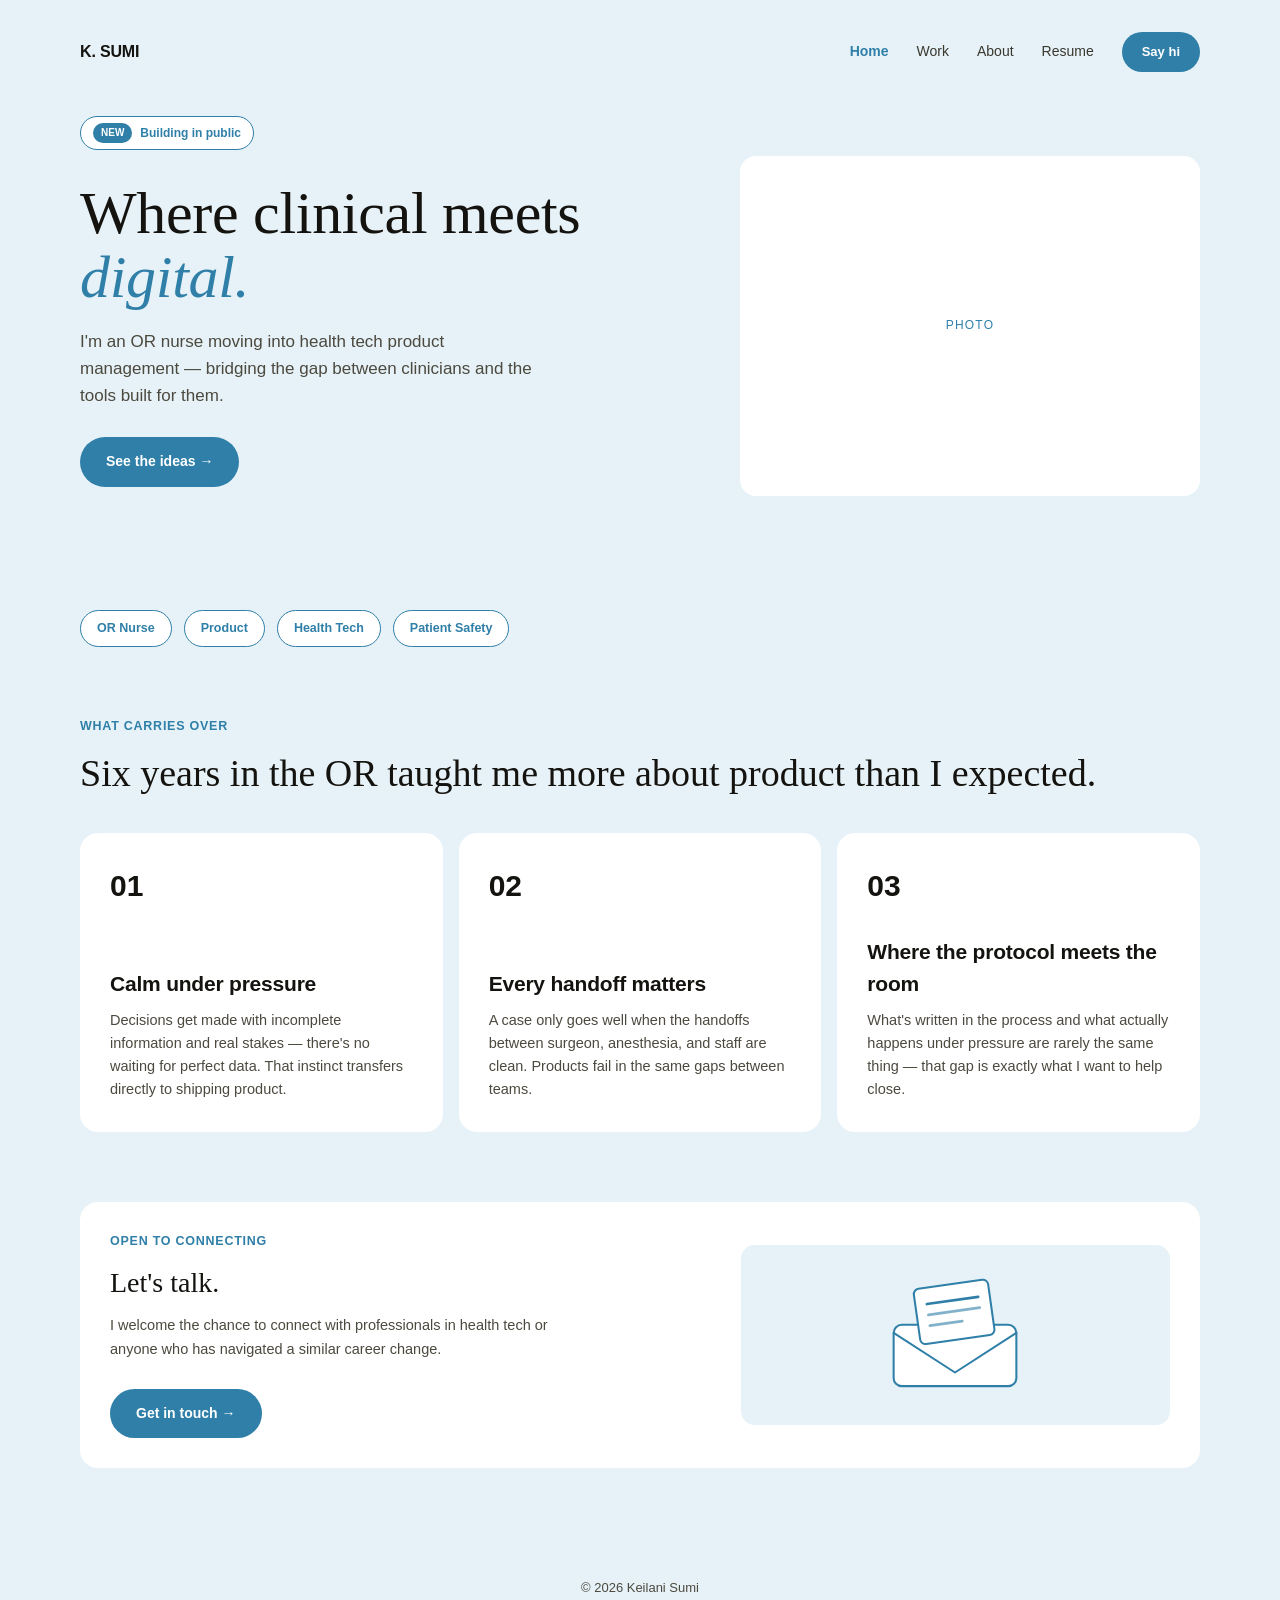
<file: index.html>
<!doctype html>
<html lang="en">
<head>
  <meta charset="utf-8" />
  <meta name="viewport" content="width=device-width, initial-scale=1" />
  <meta name="description" content="Keilani Sumi — OR nurse transitioning into health tech product management." />
  <title>Keilani Sumi — Where clinical meets digital</title>
  <link rel="stylesheet" href="style.css" />
</head>
<body>
  <header class="wrap top">
    <a class="brand" href="index.html">K. SUMI</a>
    <nav class="links">
      <a href="index.html" class="active">Home</a>
      <a href="work.html">Work</a>
      <a href="about.html">About</a>
      <a href="resume.pdf" target="_blank" rel="noopener">Resume</a>
      <a class="nav-cta" href="contact.html">Say hi</a>
    </nav>
  </header>

  <main class="wrap">
    <div class="badge"><span class="tag">NEW</span> Building in public</div>

    <section class="hero" style="padding-top:0;">
      <div>
        <h1>Where clinical meets <em>digital.</em></h1>
        <p class="sub">I'm an OR nurse moving into health tech product management — bridging the gap between clinicians and the tools built for them.</p>
        <a class="btn" href="work.html">See the ideas →</a>
      </div>
      <div class="ph">PHOTO</div>
    </section>

    <div class="tagrow">
      <span class="pill">OR Nurse</span>
      <span class="pill">Product</span>
      <span class="pill">Health Tech</span>
      <span class="pill">Patient Safety</span>
    </div>

    <section>
      <div class="section-head">
        <div class="label" style="margin-top:0;">What carries over</div>
        <h2>Six years in the OR taught me more about product than I expected.</h2>
      </div>
      <div class="grid3">
        <div class="card num-card">
          <div class="num">01</div>
          <div>
            <h3>Calm under pressure</h3>
            <p>Decisions get made with incomplete information and real stakes — there's no waiting for perfect data. That instinct transfers directly to shipping product.</p>
          </div>
        </div>
        <div class="card num-card">
          <div class="num">02</div>
          <div>
            <h3>Every handoff matters</h3>
            <p>A case only goes well when the handoffs between surgeon, anesthesia, and staff are clean. Products fail in the same gaps between teams.</p>
          </div>
        </div>
        <div class="card num-card">
          <div class="num">03</div>
          <div>
            <h3>Where the protocol meets the room</h3>
            <p>What's written in the process and what actually happens under pressure are rarely the same thing — that gap is exactly what I want to help close.</p>
          </div>
        </div>
      </div>
    </section>

    <section style="padding-top:0;">
      <div class="card wide" style="align-items:center;">
        <div>
          <div class="label" style="margin-top:0;">Open to connecting</div>
          <h2 style="font-family:var(--serif); font-weight:400; font-size:28px; margin-top:10px;">Let's talk.</h2>
          <p style="color:var(--muted); margin-top:10px; max-width:480px;">I welcome the chance to connect with professionals in health tech or anyone who has navigated a similar career change.</p>
          <a class="btn" href="contact.html">Get in touch →</a>
        </div>
        <div class="ph2" style="height:180px; padding:12px;">
          <svg width="150" height="120" viewBox="0 0 220 170" fill="none" xmlns="http://www.w3.org/2000/svg" aria-hidden="true">
            <rect x="20" y="70" width="180" height="90" rx="12" fill="#ffffff" stroke="#2f7fa8" stroke-width="3"/>
            <path d="M20 82 L110 140 L200 82" stroke="#2f7fa8" stroke-width="3" fill="none" stroke-linecap="round" stroke-linejoin="round"/>
            <g transform="rotate(-8 110 60)">
              <rect x="55" y="10" width="110" height="82" rx="8" fill="#ffffff" stroke="#2f7fa8" stroke-width="3"/>
              <line x1="72" y1="34" x2="148" y2="34" stroke="#2f7fa8" stroke-width="4" stroke-linecap="round"/>
              <line x1="72" y1="50" x2="148" y2="50" stroke="#2f7fa8" stroke-width="4" stroke-linecap="round" opacity="0.6"/>
              <line x1="72" y1="66" x2="120" y2="66" stroke="#2f7fa8" stroke-width="4" stroke-linecap="round" opacity="0.6"/>
            </g>
          </svg>
        </div>
      </div>
    </section>
  </main>

  <footer class="wrap">
    <div class="footer-row">
      <span>© 2026 Keilani Sumi</span>
    </div>
  </footer>
</body>
</html>
</file>
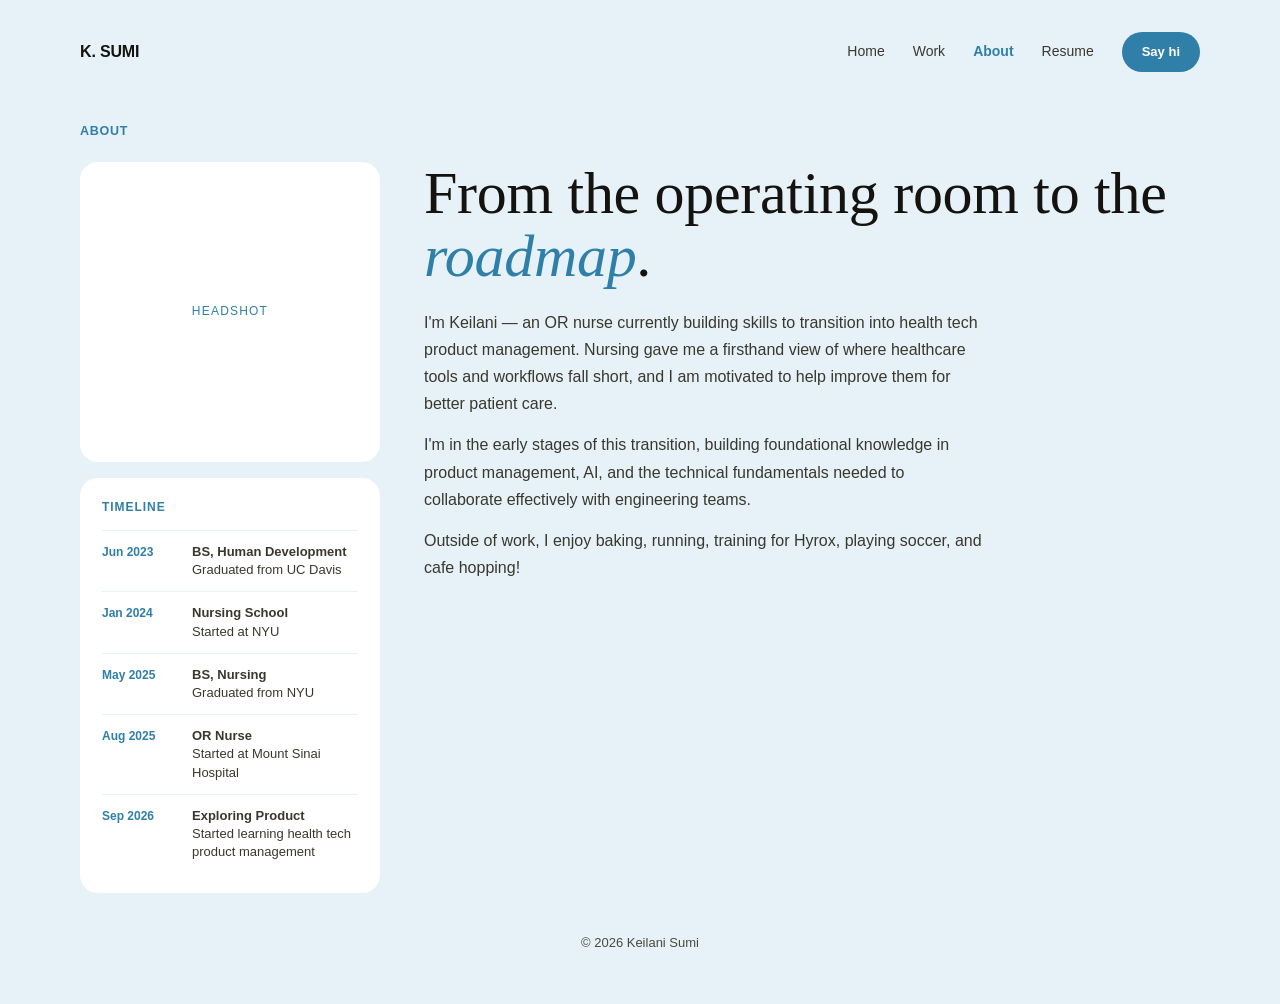
<file: about.html>
<!doctype html>
<html lang="en">
<head>
  <meta charset="utf-8" />
  <meta name="viewport" content="width=device-width, initial-scale=1" />
  <meta name="description" content="About Keilani Sumi — OR nurse transitioning into health tech product management." />
  <title>About — Keilani Sumi</title>
  <link rel="stylesheet" href="style.css" />
</head>
<body>
  <header class="wrap top">
    <a class="brand" href="index.html">K. SUMI</a>
    <nav class="links">
      <a href="index.html">Home</a>
      <a href="work.html">Work</a>
      <a href="about.html" class="active">About</a>
      <a href="resume.pdf" target="_blank" rel="noopener">Resume</a>
      <a class="nav-cta" href="contact.html">Say hi</a>
    </nav>
  </header>

  <main class="wrap">
    <div class="label">About</div>

    <div class="about-main">
      <div>
        <div class="photo">HEADSHOT</div>
        <div class="timeline">
          <div class="h">Timeline</div>
          <div class="row"><span class="yr">Jun 2023</span><div class="desc"><span class="role">BS, Human Development</span>Graduated from UC Davis</div></div>
          <div class="row"><span class="yr">Jan 2024</span><div class="desc"><span class="role">Nursing School</span>Started at NYU</div></div>
          <div class="row"><span class="yr">May 2025</span><div class="desc"><span class="role">BS, Nursing</span>Graduated from NYU</div></div>
          <div class="row"><span class="yr">Aug 2025</span><div class="desc"><span class="role">OR Nurse</span>Started at Mount Sinai Hospital</div></div>
          <div class="row"><span class="yr">Sep 2026</span><div class="desc"><span class="role">Exploring Product</span>Started learning health tech product management</div></div>
        </div>
      </div>
      <div>
        <h1 style="margin-top:0;">From the operating room to the <em>roadmap</em>.</h1>
        <p class="bio">I'm Keilani — an OR nurse currently building skills to transition into health tech product management. Nursing gave me a firsthand view of where healthcare tools and workflows fall short, and I am motivated to help improve them for better patient care.</p>
        <p class="bio">I'm in the early stages of this transition, building foundational knowledge in product management, AI, and the technical fundamentals needed to collaborate effectively with engineering teams.</p>
        <p class="bio">Outside of work, I enjoy baking, running, training for Hyrox, playing soccer, and cafe hopping!</p>
      </div>
    </div>
  </main>

  <footer class="wrap">
    <div class="footer-row">
      <span>© 2026 Keilani Sumi</span>
    </div>
  </footer>
</body>
</html>
</file>
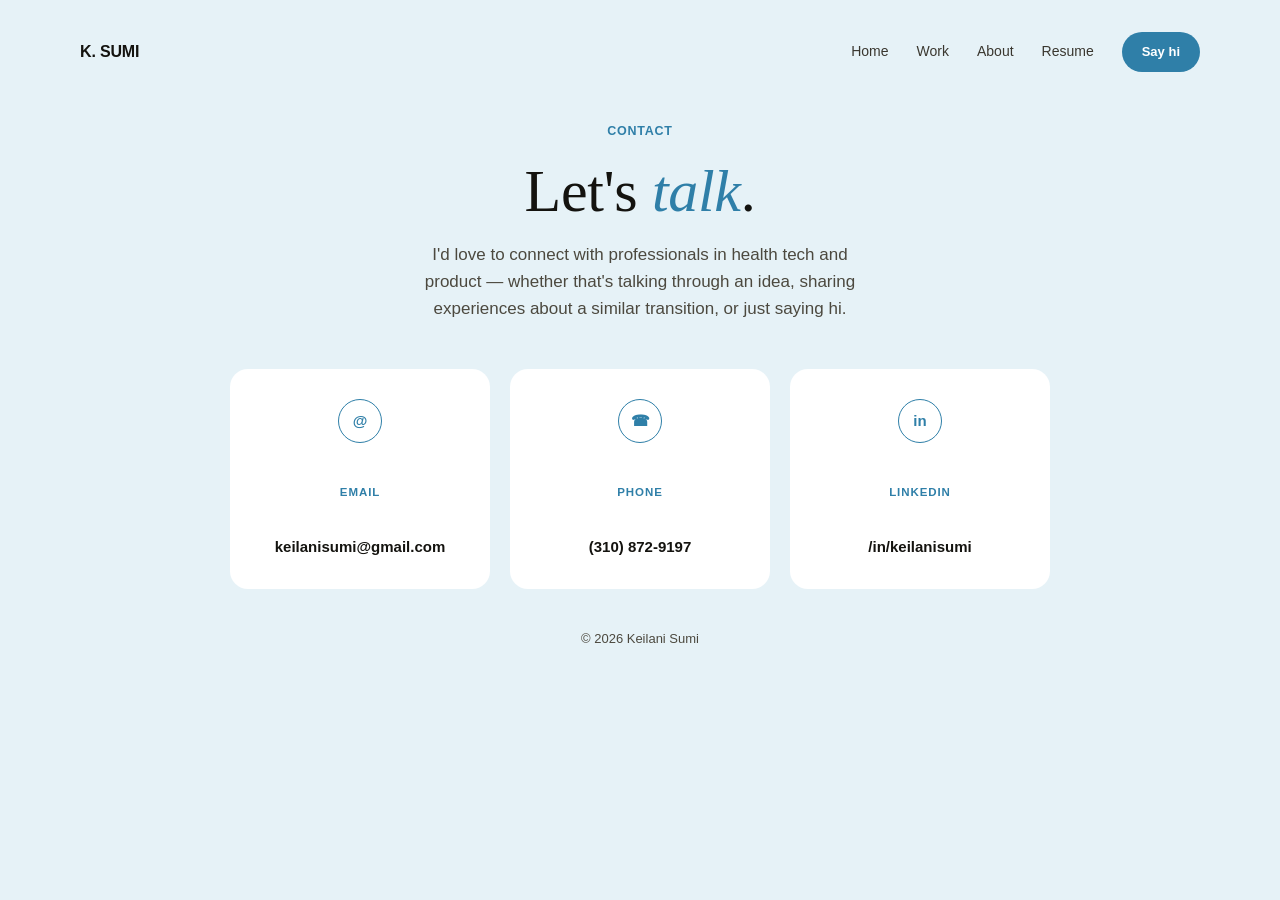
<file: contact.html>
<!doctype html>
<html lang="en">
<head>
  <meta charset="utf-8" />
  <meta name="viewport" content="width=device-width, initial-scale=1" />
  <meta name="description" content="Get in touch with Keilani Sumi." />
  <title>Contact — Keilani Sumi</title>
  <link rel="stylesheet" href="style.css" />
</head>
<body>
  <header class="wrap top">
    <a class="brand" href="index.html">K. SUMI</a>
    <nav class="links">
      <a href="index.html">Home</a>
      <a href="work.html">Work</a>
      <a href="about.html">About</a>
      <a href="resume.pdf" target="_blank" rel="noopener">Resume</a>
      <a class="nav-cta active" href="contact.html">Say hi</a>
    </nav>
  </header>

  <main class="wrap">
    <div class="contact-head">
      <div class="label">Contact</div>
      <h1>Let's <em>talk</em>.</h1>
      <p class="sub">I'd love to connect with professionals in health tech and product — whether that's talking through an idea, sharing experiences about a similar transition, or just saying hi.</p>
    </div>

    <div class="contact-cards">
      <a class="card" href="mailto:keilanisumi@gmail.com">
        <div class="icon">@</div>
        <div class="label2">Email</div>
        <div class="value">keilanisumi@gmail.com</div>
      </a>
      <a class="card" href="tel:+13108729197">
        <div class="icon">&#9742;</div>
        <div class="label2">Phone</div>
        <div class="value">(310) 872-9197</div>
      </a>
      <a class="card" href="https://linkedin.com/in/keilanisumi" target="_blank" rel="noopener">
        <div class="icon">in</div>
        <div class="label2">LinkedIn</div>
        <div class="value">/in/keilanisumi</div>
      </a>
    </div>
  </main>

  <footer class="wrap">
    <div class="footer-row">
      <span>© 2026 Keilani Sumi</span>
    </div>
  </footer>
</body>
</html>
</file>
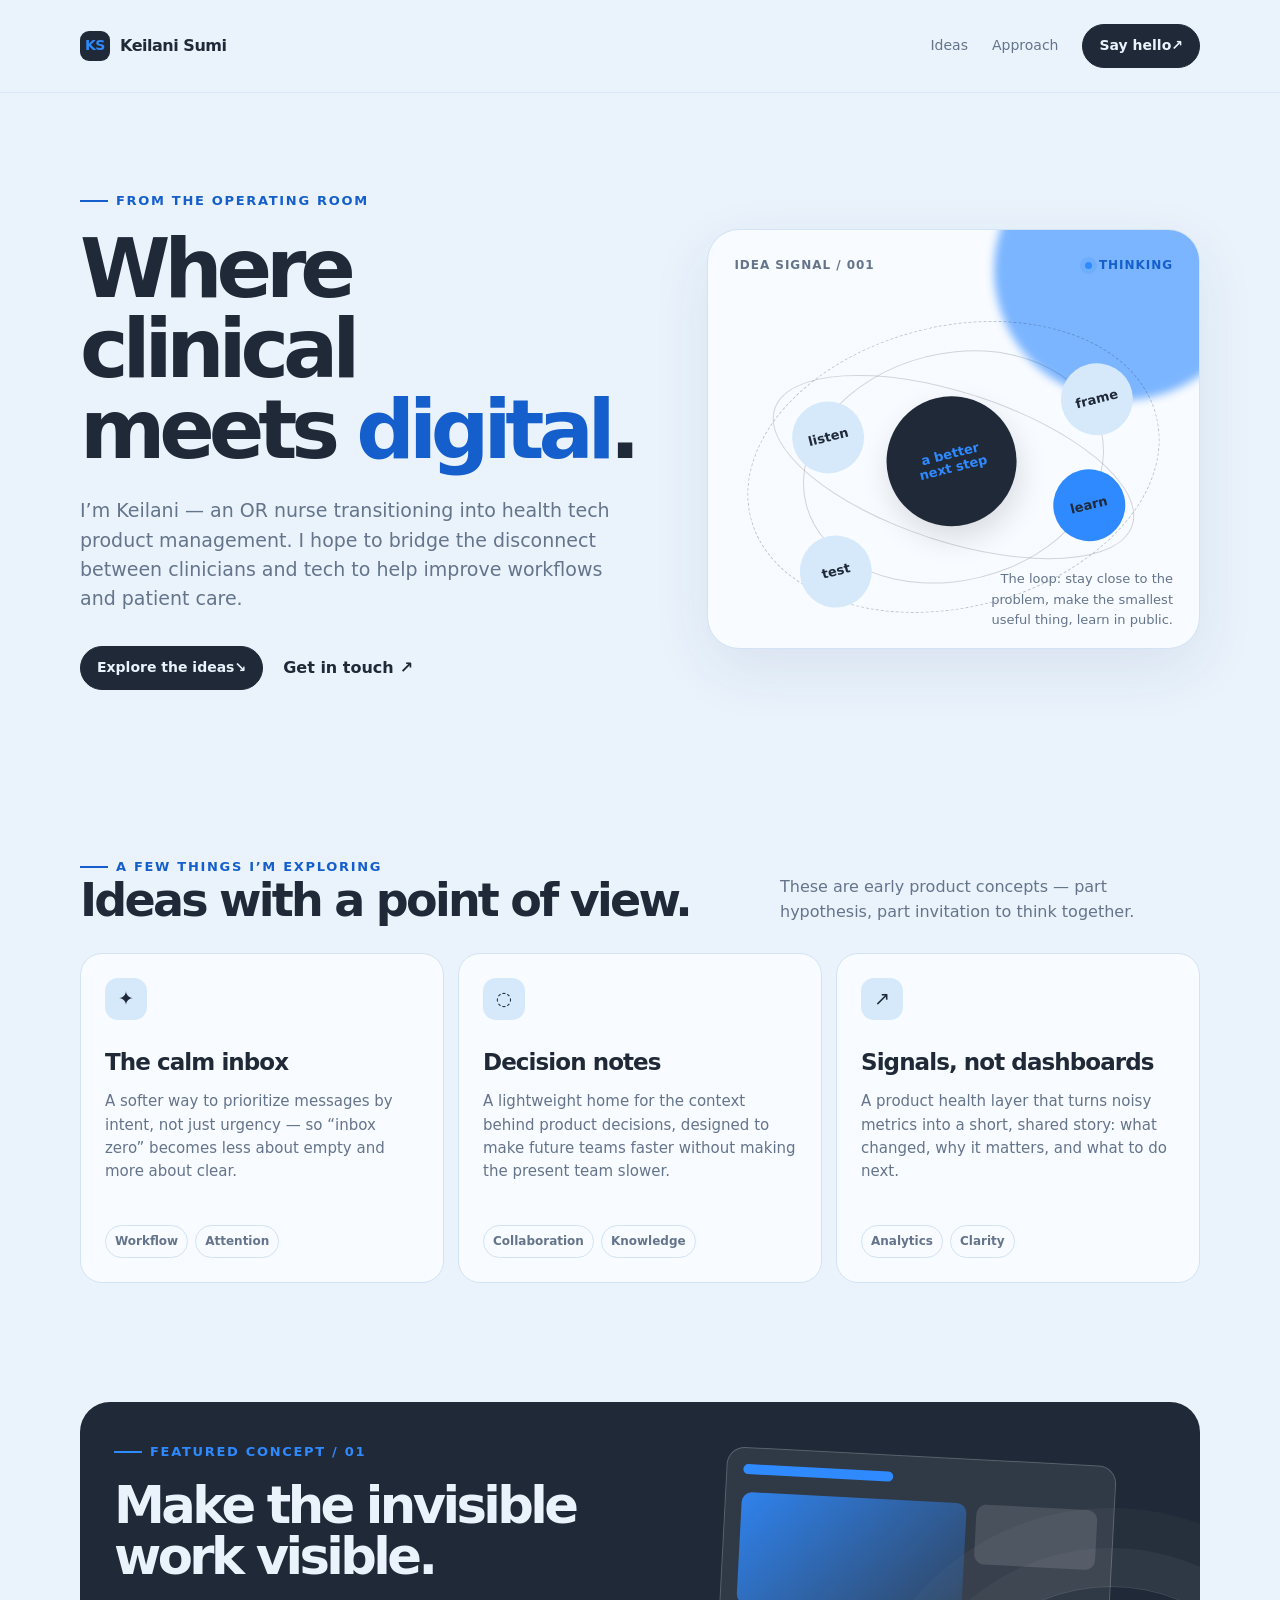
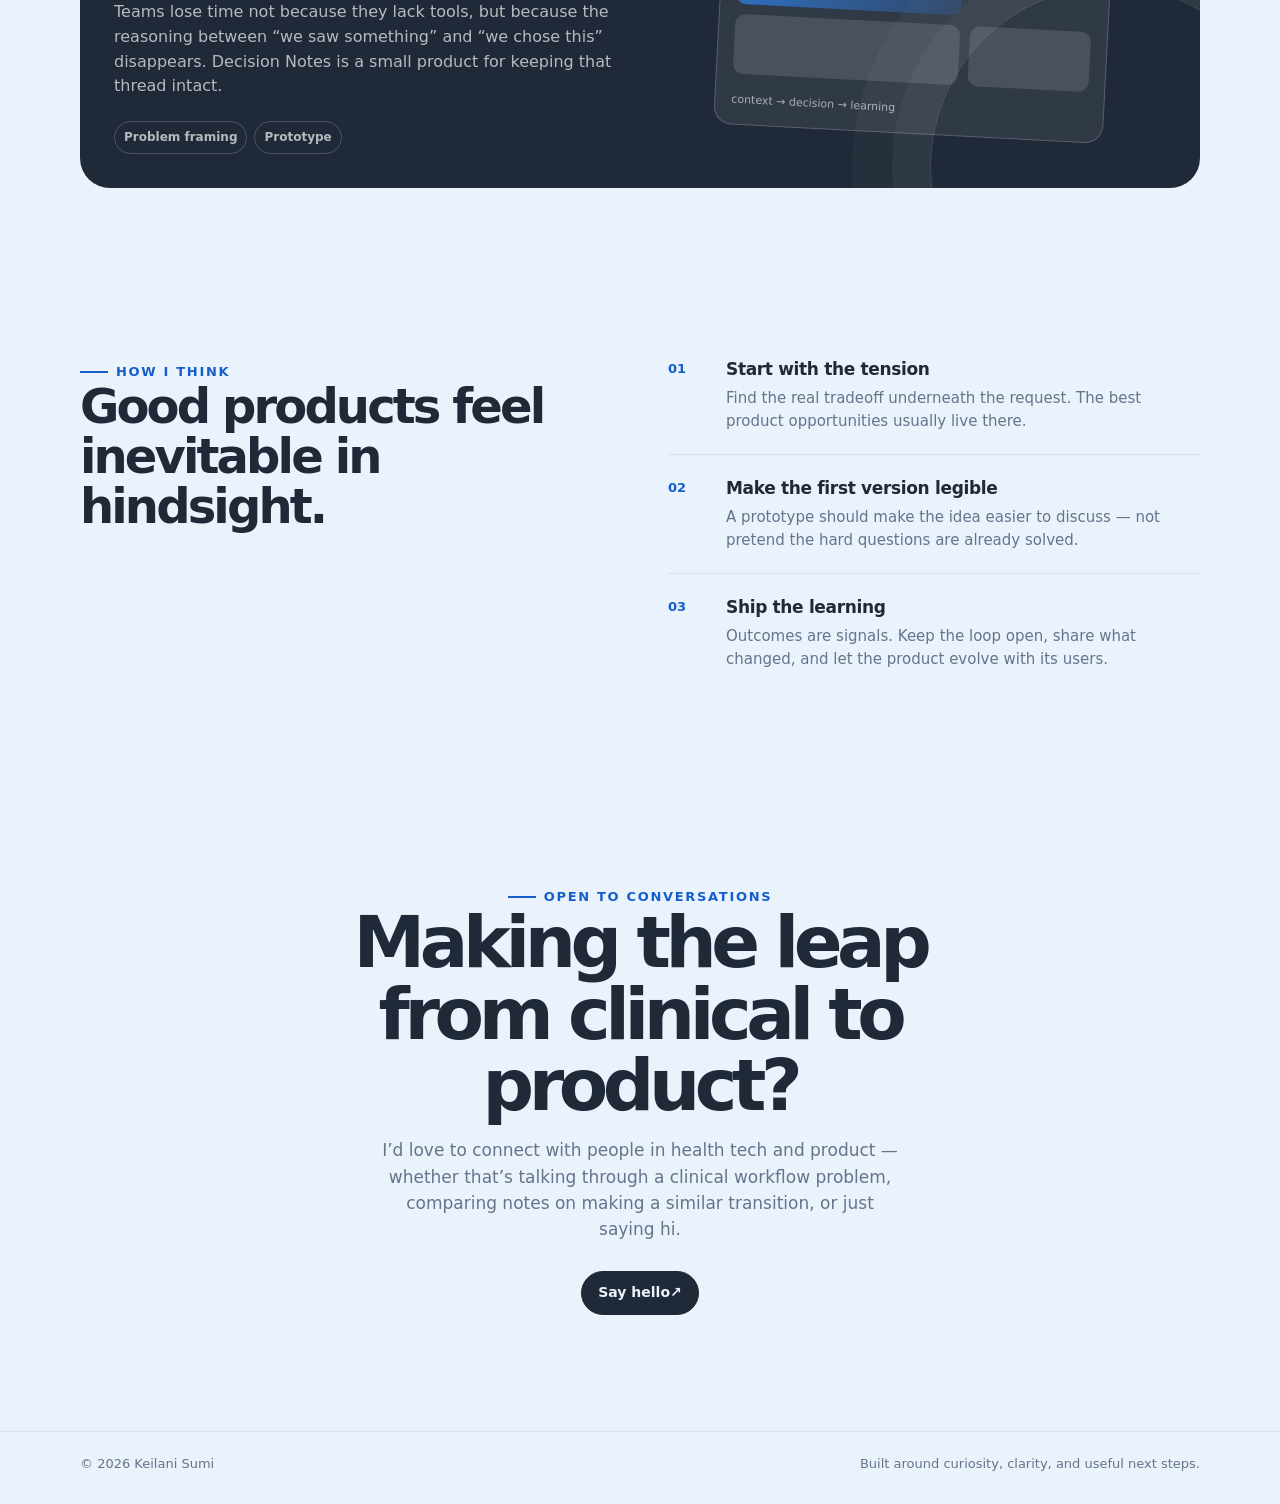
<file: index_1.html>
<!doctype html>
<html lang="en">
<head>
  <meta charset="utf-8" />
  <meta name="viewport" content="width=device-width, initial-scale=1" />
  <meta name="description" content="Keilani Sumi — product manager exploring useful, humane product ideas." />
  <title>Keilani Sumi — Product ideas, made tangible</title>
  <style>
    :root {
      --ink: #1f2937;
      --muted: #64748b;
      --paper: #eaf3fc;
      --card: #f8fbff;
      --line: #d3e3f5;
      --accent: #2f8aff;
      --accent-deep: #155fcc;
      --blue: #d6e9fb;
      --shadow: 0 20px 60px rgba(30, 60, 100, .09);
      --radius: 22px;
    }
    @media (prefers-color-scheme: dark) {
      :root { --ink: #eef3f9; --muted: #a9b7c7; --paper: #0f1720; --card: #182430; --line: #2a3a4a; --accent: #4fa3ff; --accent-deep: #8fc4ff; --blue: #16324f; --shadow: 0 20px 60px rgba(0,0,0,.3); }
    }
    * { box-sizing: border-box; }
    html { scroll-behavior: smooth; }
    body { margin: 0; background: var(--paper); color: var(--ink); font-family: Inter, ui-sans-serif, system-ui, -apple-system, BlinkMacSystemFont, "Segoe UI", sans-serif; line-height: 1.55; }
    a { color: inherit; text-decoration: none; }
    button, a { -webkit-tap-highlight-color: transparent; }
    .wrap { width: min(1120px, calc(100% - 48px)); margin: 0 auto; }
    header { padding: 24px 0; position: sticky; top: 0; z-index: 5; background: color-mix(in srgb, var(--paper) 88%, transparent); backdrop-filter: blur(14px); border-bottom: 1px solid color-mix(in srgb, var(--line) 70%, transparent); }
    .nav { display: flex; align-items: center; justify-content: space-between; gap: 24px; }
    .brand { display: flex; align-items: center; gap: 10px; font-weight: 760; letter-spacing: -.03em; }
    .mark { width: 30px; height: 30px; border-radius: 9px; display: grid; place-items: center; background: var(--ink); color: var(--accent); font-size: 14px; font-weight: 900; }
    nav { display: flex; align-items: center; gap: 24px; color: var(--muted); font-size: 14px; }
    nav a:hover, nav a:focus-visible { color: var(--ink); }
    .nav-cta, .hero-cta { display: inline-flex; align-items: center; justify-content: center; min-height: 44px; padding: 0 16px; border-radius: 999px; background: var(--ink); color: var(--paper); font-weight: 700; font-size: 14px; border: 1px solid var(--ink); transition: transform .2s ease, background .2s ease; }
    .nav-cta:hover, .hero-cta:hover { transform: translateY(-2px); background: var(--accent-deep); border-color: var(--accent-deep); }
    .hero { padding: 92px 0 74px; display: grid; grid-template-columns: 1.06fr .94fr; align-items: center; gap: 72px; }
    .eyebrow { display: inline-flex; align-items: center; gap: 8px; color: var(--accent-deep); font-size: 13px; font-weight: 800; text-transform: uppercase; letter-spacing: .13em; }
    .eyebrow::before { content: ""; width: 28px; height: 2px; background: var(--accent-deep); }
    h1 { font-size: clamp(48px, 7vw, 82px); line-height: .98; letter-spacing: -.075em; margin: 18px 0 26px; max-width: 720px; }
    .hero p { max-width: 590px; color: var(--muted); font-size: 19px; line-height: 1.55; margin: 0 0 30px; }
    .hero-actions { display: flex; flex-wrap: wrap; align-items: center; gap: 12px; }
    .text-link { color: var(--ink); font-weight: 700; display: inline-flex; align-items: center; gap: 6px; padding: 12px 8px; }
    .text-link span { transition: transform .2s ease; }
    .text-link:hover span { transform: translateX(4px); }
    .signal-card { min-height: 420px; border: 1px solid var(--line); border-radius: 32px; background: var(--card); box-shadow: var(--shadow); padding: 26px; position: relative; overflow: hidden; }
    .signal-card::before { content: ""; position: absolute; width: 260px; height: 260px; border-radius: 50%; background: var(--accent); filter: blur(4px); opacity: .62; top: -90px; right: -55px; }
    .signal-top { position: relative; display: flex; align-items: center; justify-content: space-between; color: var(--muted); font-size: 12px; font-weight: 750; letter-spacing: .08em; text-transform: uppercase; }
    .status { display: inline-flex; align-items: center; gap: 7px; color: var(--accent-deep); }
    .status i { width: 7px; height: 7px; border-radius: 50%; background: #2f8aff; box-shadow: 0 0 0 5px rgba(47,138,255,.16); }
    .orbit { position: absolute; inset: 96px 36px 40px; border: 1px dashed color-mix(in srgb, var(--ink) 25%, transparent); border-radius: 50%; transform: rotate(-14deg); }
    .orbit::before, .orbit::after { content: ""; position: absolute; inset: 26px 56px; border: 1px solid color-mix(in srgb, var(--ink) 18%, transparent); border-radius: 50%; }
    .orbit::after { inset: 65px 20px; transform: rotate(32deg); }
    .node { position: absolute; display: grid; place-items: center; text-align: center; border-radius: 50%; font-weight: 800; font-size: 13px; line-height: 1.1; }
    .node-main { width: 130px; height: 130px; background: var(--ink); color: var(--accent); left: 50%; top: 48%; transform: translate(-50%, -50%); box-shadow: 0 12px 30px rgba(0,0,0,.13); }
    .node-small { width: 72px; height: 72px; background: var(--blue); color: var(--ink); }
    .node-a { top: 16%; left: 14%; } .node-b { top: 26%; right: 4%; } .node-c { bottom: 11%; left: 8%; } .node-d { bottom: 12%; right: 12%; background: var(--accent); }
    .node-label { position: absolute; bottom: 18px; right: 26px; color: var(--muted); font-size: 13px; max-width: 220px; text-align: right; }
    section { padding: 84px 0; }
    .section-head { display: flex; justify-content: space-between; align-items: end; gap: 24px; margin-bottom: 28px; }
    .section-head h2 { margin: 0; font-size: clamp(30px, 4vw, 46px); line-height: 1.04; letter-spacing: -.06em; }
    .section-head p { max-width: 420px; margin: 0; color: var(--muted); }
    .idea-grid { display: grid; grid-template-columns: repeat(3, 1fr); gap: 14px; }
    .idea-card { min-height: 330px; padding: 24px; border: 1px solid var(--line); border-radius: var(--radius); background: var(--card); display: flex; flex-direction: column; justify-content: space-between; transition: transform .2s ease, border-color .2s ease, box-shadow .2s ease; }
    .idea-card:hover { transform: translateY(-5px); border-color: color-mix(in srgb, var(--accent-deep) 50%, var(--line)); box-shadow: var(--shadow); }
    .idea-icon { width: 42px; height: 42px; display: grid; place-items: center; border-radius: 13px; background: var(--blue); font-size: 19px; }
    .idea-card h3 { margin: 25px 0 10px; font-size: 23px; letter-spacing: -.04em; }
    .idea-card p { color: var(--muted); margin: 0; font-size: 15px; }
    .tag-row { display: flex; gap: 7px; flex-wrap: wrap; margin-top: 22px; }
    .tag { border: 1px solid var(--line); border-radius: 999px; padding: 6px 9px; color: var(--muted); font-size: 12px; font-weight: 700; }
    .featured { padding-top: 35px; }
    .feature { border-radius: 30px; background: var(--ink); color: var(--paper); padding: 34px; display: grid; grid-template-columns: 1fr 1fr; gap: 48px; align-items: center; overflow: hidden; position: relative; }
    .feature::after { content: ""; width: 360px; height: 360px; border-radius: 50%; border: 1px solid rgba(255,255,255,.15); position: absolute; right: -92px; bottom: -160px; box-shadow: 0 0 0 38px rgba(255,255,255,.04), 0 0 0 78px rgba(255,255,255,.03); }
    .feature-copy { position: relative; z-index: 1; }
    .feature .eyebrow { color: var(--accent); } .feature .eyebrow::before { background: var(--accent); }
    .feature h2 { font-size: clamp(34px, 4vw, 53px); line-height: 1; letter-spacing: -.07em; margin: 18px 0; max-width: 520px; }
    .feature p { color: rgba(255,255,255,.68); max-width: 500px; margin: 0; }
    .feature-visual { min-height: 280px; position: relative; z-index: 1; display: grid; place-items: center; }
    .mini-product { width: min(100%, 390px); border: 1px solid rgba(255,255,255,.2); border-radius: 18px; background: rgba(255,255,255,.08); padding: 16px; transform: rotate(3deg); }
    .mini-bar { height: 10px; width: 42%; border-radius: 99px; background: var(--accent); margin-bottom: 18px; }
    .mini-row { display: grid; grid-template-columns: 1.3fr .7fr; gap: 10px; margin-bottom: 10px; }
    .mini-block { height: 60px; border-radius: 10px; background: rgba(255,255,255,.12); }
    .mini-block.tall { height: 112px; background: linear-gradient(135deg, rgba(47,138,255,.9), rgba(47,138,255,.15)); }
    .mini-note { font-size: 11px; color: rgba(255,255,255,.6); padding-top: 7px; }
    .principles { display: grid; grid-template-columns: 1fr 1fr; gap: 56px; align-items: start; }
    .principles h2 { margin: 0; font-size: clamp(30px, 4vw, 48px); letter-spacing: -.06em; line-height: 1.04; }
    .principle-list { display: grid; gap: 0; }
    .principle { display: grid; grid-template-columns: 42px 1fr; gap: 16px; padding: 20px 0; border-top: 1px solid var(--line); }
    .principle:first-child { border-top: 0; padding-top: 0; }
    .principle-num { color: var(--accent-deep); font-weight: 850; font-size: 13px; padding-top: 3px; }
    .principle h3 { margin: 0 0 5px; font-size: 17px; letter-spacing: -.02em; }
    .principle p { color: var(--muted); margin: 0; font-size: 15px; }
    .contact { text-align: center; padding: 106px 0 116px; }
    .contact h2 { margin: 0 auto 16px; max-width: 700px; font-size: clamp(42px, 6vw, 72px); line-height: .99; letter-spacing: -.075em; }
    .contact p { margin: 0 auto 28px; max-width: 520px; color: var(--muted); font-size: 17px; }
    footer { border-top: 1px solid var(--line); padding: 22px 0 30px; color: var(--muted); font-size: 13px; }
    .footer-row { display: flex; justify-content: space-between; gap: 20px; }
    :focus-visible { outline: 3px solid var(--accent-deep); outline-offset: 4px; }
    @media (max-width: 820px) { .hero { grid-template-columns: 1fr; gap: 42px; padding-top: 70px; } .idea-grid { grid-template-columns: 1fr; } .idea-card { min-height: 250px; } .feature { grid-template-columns: 1fr; gap: 26px; } .principles { grid-template-columns: 1fr; gap: 34px; } }
    @media (max-width: 560px) { .wrap { width: min(100% - 32px, 1120px); } header { padding: 16px 0; } nav a:not(.nav-cta) { display: none; } .hero { padding: 58px 0 50px; } h1 { font-size: 54px; } .hero p { font-size: 17px; } .signal-card { min-height: 350px; } .signal-card::before { width: 210px; height: 210px; top: -70px; right: -42px; } .orbit { inset: 84px 20px 28px; } .node-main { width: 108px; height: 108px; } .node-small { width: 60px; height: 60px; font-size: 11px; } .node-label { display: none; } section { padding: 66px 0; } .section-head { display: block; } .section-head p { margin-top: 13px; } .feature { padding: 25px; } .feature-visual { min-height: 220px; } .footer-row { flex-direction: column; gap: 8px; } }
    @media (prefers-reduced-motion: reduce) { html { scroll-behavior: auto; } *, *::before, *::after { transition: none !important; } }
  </style>
</head>
<body>
  <header>
    <div class="wrap nav">
      <a class="brand" href="#top" aria-label="Keilani Sumi home"><span class="mark">KS</span><span>Keilani Sumi</span></a>
      <nav aria-label="Primary navigation">
        <a href="#ideas">Ideas</a>
        <a href="#approach">Approach</a>
        <a class="nav-cta" href="mailto:keilanisumi@gmail.com?subject=Hello%20Keilani">Say hello <span aria-hidden="true">↗</span></a>
      </nav>
    </div>
  </header>

  <main id="top">
    <section class="wrap hero">
      <div>
        <div class="eyebrow">From the operating room</div>
        <h1>Where clinical<br />meets <span style="color:var(--accent-deep)">digital</span>.</h1>
        <p>I’m Keilani — an OR nurse transitioning into health tech product management. I hope to bridge the disconnect between clinicians and tech to help improve workflows and patient care.</p>
        <div class="hero-actions">
          <a class="hero-cta" href="#ideas">Explore the ideas <span aria-hidden="true">↘</span></a>
          <a class="text-link" href="mailto:keilanisumi@gmail.com?subject=Hello%20Keilani">Get in touch <span aria-hidden="true">↗</span></a>
        </div>
      </div>
      <div class="signal-card" aria-label="A visual diagram of a product idea moving from signal to outcome">
        <div class="signal-top"><span>Idea signal / 001</span><span class="status"><i></i> thinking</span></div>
        <div class="orbit" aria-hidden="true">
          <div class="node node-main">a better<br />next step</div>
          <div class="node node-small node-a">listen</div>
          <div class="node node-small node-b">frame</div>
          <div class="node node-small node-c">test</div>
          <div class="node node-small node-d">learn</div>
        </div>
        <div class="node-label">The loop: stay close to the problem, make the smallest useful thing, learn in public.</div>
      </div>
    </section>

    <section id="ideas" class="wrap">
      <div class="section-head"><div><div class="eyebrow">A few things I’m exploring</div><h2>Ideas with a point of view.</h2></div><p>These are early product concepts — part hypothesis, part invitation to think together.</p></div>
      <div class="idea-grid">
        <article class="idea-card"><div><div class="idea-icon">✦</div><h3>The calm inbox</h3><p>A softer way to prioritize messages by intent, not just urgency — so “inbox zero” becomes less about empty and more about clear.</p></div><div class="tag-row"><span class="tag">Workflow</span><span class="tag">Attention</span></div></article>
        <article class="idea-card"><div><div class="idea-icon">◌</div><h3>Decision notes</h3><p>A lightweight home for the context behind product decisions, designed to make future teams faster without making the present team slower.</p></div><div class="tag-row"><span class="tag">Collaboration</span><span class="tag">Knowledge</span></div></article>
        <article class="idea-card"><div><div class="idea-icon">↗</div><h3>Signals, not dashboards</h3><p>A product health layer that turns noisy metrics into a short, shared story: what changed, why it matters, and what to do next.</p></div><div class="tag-row"><span class="tag">Analytics</span><span class="tag">Clarity</span></div></article>
      </div>
    </section>

    <section class="wrap featured" aria-labelledby="featured-title">
      <div class="feature">
        <div class="feature-copy"><div class="eyebrow">Featured concept / 01</div><h2 id="featured-title">Make the invisible work visible.</h2><p>Teams lose time not because they lack tools, but because the reasoning between “we saw something” and “we chose this” disappears. Decision Notes is a small product for keeping that thread intact.</p><div class="tag-row"><span class="tag" style="border-color:rgba(255,255,255,.2);color:rgba(255,255,255,.68)">Problem framing</span><span class="tag" style="border-color:rgba(255,255,255,.2);color:rgba(255,255,255,.68)">Prototype</span></div></div>
        <div class="feature-visual" aria-hidden="true"><div class="mini-product"><div class="mini-bar"></div><div class="mini-row"><div class="mini-block tall"></div><div class="mini-block"></div></div><div class="mini-row"><div class="mini-block"></div><div class="mini-block"></div></div><div class="mini-note">context → decision → learning</div></div></div>
      </div>
    </section>

    <section id="approach" class="wrap principles">
      <div><div class="eyebrow">How I think</div><h2>Good products feel inevitable in hindsight.</h2></div>
      <div class="principle-list">
        <div class="principle"><div class="principle-num">01</div><div><h3>Start with the tension</h3><p>Find the real tradeoff underneath the request. The best product opportunities usually live there.</p></div></div>
        <div class="principle"><div class="principle-num">02</div><div><h3>Make the first version legible</h3><p>A prototype should make the idea easier to discuss — not pretend the hard questions are already solved.</p></div></div>
        <div class="principle"><div class="principle-num">03</div><div><h3>Ship the learning</h3><p>Outcomes are signals. Keep the loop open, share what changed, and let the product evolve with its users.</p></div></div>
      </div>
    </section>

    <section class="wrap contact"><div class="eyebrow" style="justify-content:center">Open to conversations</div><h2>Making the leap from clinical to product?</h2><p>I’d love to connect with people in health tech and product — whether that’s talking through a clinical workflow problem, comparing notes on making a similar transition, or just saying hi.</p><a class="hero-cta" href="mailto:keilanisumi@gmail.com?subject=Product%20idea%20to%20unpack">Say hello <span aria-hidden="true">↗</span></a></section>
  </main>

  <footer><div class="wrap footer-row"><span>© 2026 Keilani Sumi</span><span>Built around curiosity, clarity, and useful next steps.</span></div></footer>
</body>
</html>
</file>
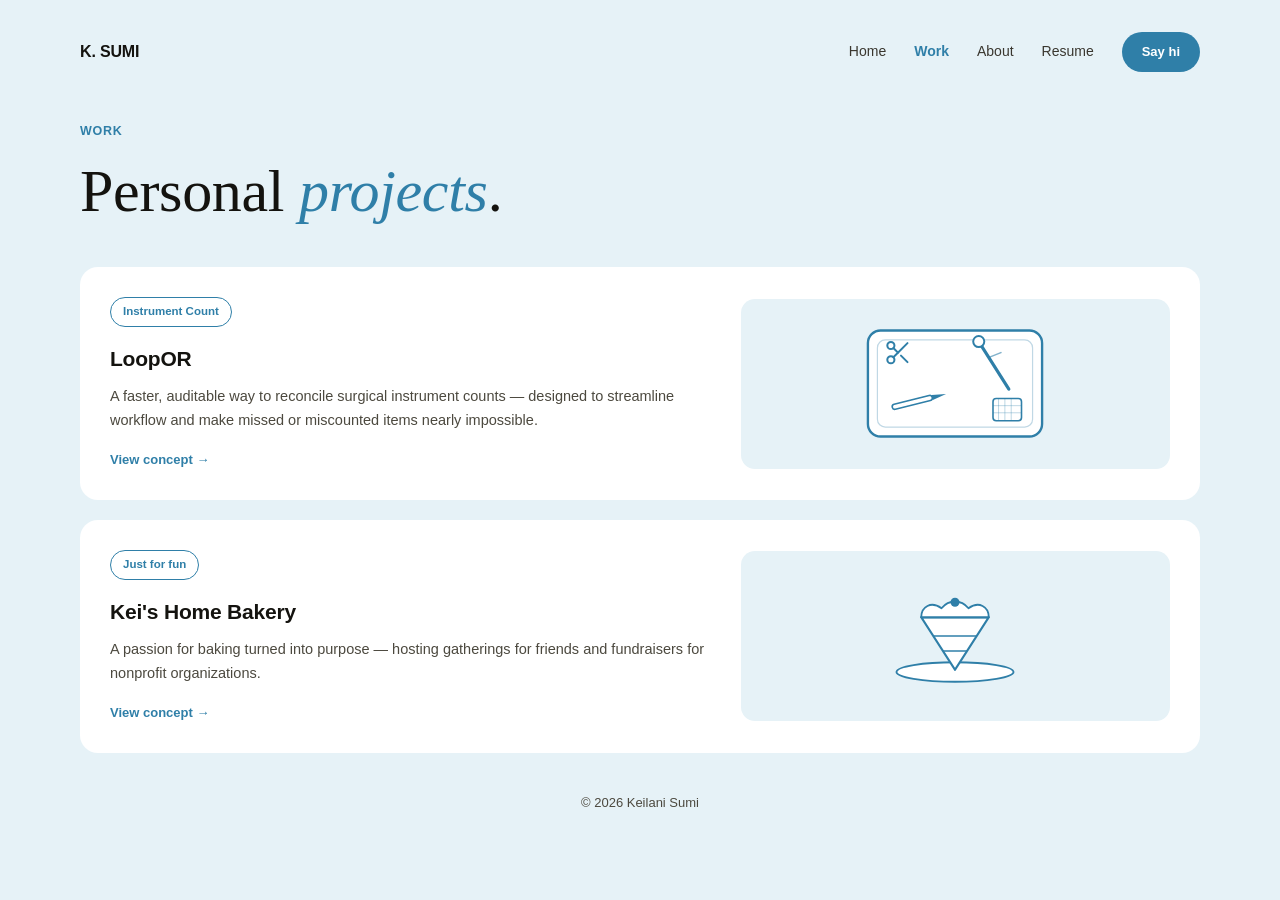
<file: work.html>
<!doctype html>
<html lang="en">
<head>
  <meta charset="utf-8" />
  <meta name="viewport" content="width=device-width, initial-scale=1" />
  <meta name="description" content="Product ideas by Keilani Sumi." />
  <title>Work — Keilani Sumi</title>
  <link rel="stylesheet" href="style.css" />
</head>
<body>
  <header class="wrap top">
    <a class="brand" href="index.html">K. SUMI</a>
    <nav class="links">
      <a href="index.html">Home</a>
      <a href="work.html" class="active">Work</a>
      <a href="about.html">About</a>
      <a href="resume.pdf" target="_blank" rel="noopener">Resume</a>
      <a class="nav-cta" href="contact.html">Say hi</a>
    </nav>
  </header>

  <main class="wrap">
    <div class="label">Work</div>
    <h1>Personal <em>projects</em>.</h1>

    <section class="grid" style="margin-top:44px; padding:0; grid-template-columns:1fr;">
      <div class="card wide">
        <div>
          <div class="tag2">Instrument Count</div>
          <h3>LoopOR</h3>
          <p>A faster, auditable way to reconcile surgical instrument counts — designed to streamline workflow and make missed or miscounted items nearly impossible.</p>
          <div class="view">View concept →</div>
        </div>
        <div class="ph2" style="height:170px; padding:14px;">
          <svg width="190" height="135" viewBox="0 0 240 170" fill="none" xmlns="http://www.w3.org/2000/svg" aria-hidden="true">
            <!-- tray -->
            <rect x="10" y="18" width="220" height="134" rx="16" fill="#ffffff" stroke="#2f7fa8" stroke-width="3"/>
            <rect x="22" y="30" width="196" height="110" rx="10" fill="none" stroke="#2f7fa8" stroke-width="1.5" opacity="0.3"/>

            <!-- scissors -->
            <g transform="translate(30,28) scale(1.5)" stroke="#2f7fa8" stroke-width="1.7" stroke-linecap="round" stroke-linejoin="round" fill="none">
              <circle cx="6" cy="6" r="3"/>
              <circle cx="6" cy="18" r="3"/>
              <line x1="20" y1="4" x2="8.1" y2="15.9"/>
              <line x1="14.5" y1="14.5" x2="20" y2="20"/>
              <line x1="8.1" y1="8.1" x2="12" y2="12"/>
            </g>

            <!-- hemostat / clamp -->
            <line x1="150" y1="32" x2="188" y2="92" stroke="#2f7fa8" stroke-width="4" stroke-linecap="round"/>
            <circle cx="150" cy="32" r="7" fill="#ffffff" stroke="#2f7fa8" stroke-width="2.5"/>
            <line x1="163" y1="52" x2="178" y2="46" stroke="#2f7fa8" stroke-width="2" stroke-linecap="round" opacity="0.6"/>

            <!-- scalpel -->
            <g transform="translate(40,112) rotate(-14)">
              <rect x="0" y="0" width="52" height="6.5" rx="3.2" fill="#ffffff" stroke="#2f7fa8" stroke-width="2"/>
              <path d="M52 0 L70 3.2 L52 6.5 Z" fill="#2f7fa8"/>
            </g>

            <!-- gauze pad -->
            <g transform="translate(168,104)">
              <rect x="0" y="0" width="36" height="28" rx="4" fill="#ffffff" stroke="#2f7fa8" stroke-width="2"/>
              <line x1="7" y1="0" x2="7" y2="28" stroke="#2f7fa8" stroke-width="1" opacity="0.4"/>
              <line x1="15" y1="0" x2="15" y2="28" stroke="#2f7fa8" stroke-width="1" opacity="0.4"/>
              <line x1="23" y1="0" x2="23" y2="28" stroke="#2f7fa8" stroke-width="1" opacity="0.4"/>
              <line x1="0" y1="9" x2="36" y2="9" stroke="#2f7fa8" stroke-width="1" opacity="0.4"/>
              <line x1="0" y1="18" x2="36" y2="18" stroke="#2f7fa8" stroke-width="1" opacity="0.4"/>
            </g>
          </svg>
        </div>
      </div>

      <div class="card wide">
        <div>
          <div class="tag2">Just for fun</div>
          <h3>Kei's Home Bakery</h3>
          <p>A passion for baking turned into purpose — hosting gatherings for friends and fundraisers for nonprofit organizations.</p>
          <div class="view">View concept →</div>
        </div>
        <div class="ph2" style="height:170px; padding:14px;">
          <svg width="150" height="128" viewBox="0 0 200 170" fill="none" xmlns="http://www.w3.org/2000/svg" aria-hidden="true">
            <ellipse cx="100" cy="133" rx="78" ry="13" fill="#ffffff" stroke="#2f7fa8" stroke-width="2.5"/>
            <path d="M100 130 L55 60 L145 60 Z" fill="#ffffff" stroke="#2f7fa8" stroke-width="3" stroke-linejoin="round"/>
            <line x1="71" y1="85" x2="129" y2="85" stroke="#2f7fa8" stroke-width="2"/>
            <line x1="84" y1="105" x2="116" y2="105" stroke="#2f7fa8" stroke-width="2"/>
            <path d="M55 60 C55 46 68 38 82 48 C92 36 108 36 118 48 C132 38 145 46 145 60 Z" fill="#ffffff" stroke="#2f7fa8" stroke-width="2.5" stroke-linejoin="round"/>
            <circle cx="100" cy="40" r="6" fill="#2f7fa8"/>
          </svg>
        </div>
      </div>
    </section>
  </main>

  <footer class="wrap">
    <div class="footer-row">
      <span>© 2026 Keilani Sumi</span>
    </div>
  </footer>
</body>
</html>
</file>
<file: style.css>
/* ===== Keilani Sumi — shared site styles ===== */
/* Change colors, fonts, and sizes here — every page that links this file updates automatically. */

:root {
  --bg: #e6f2f7;      /* page background */
  --card: #ffffff;    /* card / bubble background */
  --ink: #14130f;     /* main text */
  --muted: #4c493f;   /* body / secondary text */
  --accent: #2f7fa8;  /* accent color (labels, links, buttons, borders) */
  --radius: 18px;
  --serif: Georgia, 'Times New Roman', serif;
  --sans: Arial, Helvetica, sans-serif;
}

* { box-sizing: border-box; margin: 0; padding: 0; }

html { scroll-behavior: smooth; }

body {
  background: var(--bg);
  color: var(--ink);
  font-family: var(--sans);
  line-height: 1.55;
}

a { color: inherit; text-decoration: none; }

.wrap {
  width: min(1120px, calc(100% - 48px));
  margin: 0 auto;
}

/* ---------- Nav ---------- */
.top {
  display: flex;
  justify-content: space-between;
  align-items: center;
  padding: 32px 0 0;
}
.brand { font-size: 16px; font-weight: 800; letter-spacing: -.01em; }
.links { display: flex; align-items: center; gap: 28px; font-size: 14px; color: #3a372f; }
.links a.active { color: var(--accent); font-weight: 700; }
.links a:hover { color: var(--accent); }
.nav-cta {
  background: var(--accent);
  color: #fff;
  padding: 10px 20px;
  border-radius: 999px;
  font-size: 13px;
  font-weight: 700;
  display: inline-block;
}
.links a.nav-cta.active { color: #fff; }

/* ---------- Eyebrow / label ---------- */
.label {
  font-size: 12.5px;
  font-weight: 700;
  letter-spacing: .06em;
  text-transform: uppercase;
  color: var(--accent);
  margin-top: 50px;
}

/* ---------- Badge ---------- */
.badge {
  display: inline-flex;
  align-items: center;
  gap: 8px;
  font-size: 12px;
  font-weight: 700;
  color: var(--accent);
  background: var(--card);
  border: 1px solid var(--accent);
  padding: 6px 12px;
  border-radius: 999px;
  margin-top: 44px;
}
.badge .tag {
  background: var(--accent);
  color: #fff;
  padding: 2px 8px;
  border-radius: 999px;
  font-size: 10px;
}

/* ---------- Headings ---------- */
h1 {
  font-family: var(--serif);
  font-weight: 400;
  font-size: clamp(38px, 5vw, 60px);
  line-height: 1.06;
  letter-spacing: -.005em;
  margin-top: 18px;
}
h1 em { font-style: italic; color: var(--accent); }

p.sub {
  font-size: 17px;
  color: var(--muted);
  line-height: 1.6;
  max-width: 460px;
  margin-top: 18px;
}

/* ---------- Buttons ---------- */
.btn {
  display: inline-block;
  background: var(--accent);
  color: #fff;
  padding: 14px 26px;
  border-radius: 999px;
  font-size: 14px;
  font-weight: 700;
  margin-top: 28px;
  transition: transform .15s ease;
}
.btn:hover { transform: translateY(-2px); }

/* ---------- Hero (home page) ---------- */
.hero {
  display: grid;
  grid-template-columns: 1fr 460px;
  gap: 50px;
  align-items: center;
  margin-top: 6px;
}
.hero .ph {
  background: var(--card);
  border-radius: 16px;
  height: 340px;
  display: flex;
  align-items: center;
  justify-content: center;
  color: var(--accent);
  font-size: 12px;
  letter-spacing: .1em;
  text-transform: uppercase;
}
.tagrow { display: flex; flex-wrap: wrap; gap: 12px; margin-top: 44px; }
.pill {
  border: 1px solid var(--accent);
  background: var(--card);
  border-radius: 999px;
  padding: 8px 16px;
  font-size: 12.5px;
  color: var(--accent);
  font-weight: 700;
}

/* ---------- Sections ---------- */
section { padding: 70px 0; }
.section-head { margin-bottom: 30px; }
.section-head h2 {
  font-family: var(--serif);
  font-weight: 400;
  font-size: clamp(28px, 3.5vw, 38px);
  margin-top: 8px;
}

/* ---------- Card grid (Work page + home teaser) ---------- */
.grid { display: grid; grid-template-columns: 1fr 1fr; gap: 20px; }
.grid3 { display: grid; grid-template-columns: repeat(3, 1fr); gap: 16px; }
.card {
  background: var(--card);
  border-radius: var(--radius);
  padding: 30px;
  min-height: 220px;
  display: flex;
  flex-direction: column;
  justify-content: space-between;
}
.card.wide {
  grid-column: 1 / -1;
  display: grid;
  grid-template-columns: 1.4fr 1fr;
  gap: 30px;
  align-items: center;
  min-height: 220px;
}
.card .tag2 {
  display: inline-block;
  border: 1px solid var(--accent);
  color: var(--accent);
  font-size: 11.5px;
  font-weight: 700;
  padding: 5px 12px;
  border-radius: 999px;
  margin-bottom: 16px;
  width: fit-content;
}
.card h3 { font-size: 21px; font-weight: 800; letter-spacing: -.01em; }
.card p { font-size: 14.5px; color: var(--muted); line-height: 1.6; margin-top: 10px; }
.card .view { font-size: 13px; font-weight: 700; color: var(--accent); margin-top: 18px; }
.card .ph2 {
  background: var(--bg);
  border-radius: 14px;
  height: 160px;
  display: flex;
  align-items: center;
  justify-content: center;
  color: var(--accent);
  font-size: 11px;
  letter-spacing: .1em;
  text-transform: uppercase;
}

/* numbered principle cards */
.num-card .num { font-size: 30px; font-weight: 800; color: var(--ink); }
.num-card h3 { margin-top: 26px; }
.num-card p { margin-top: 8px; }

/* ---------- About page ---------- */
.about-main {
  display: grid;
  grid-template-columns: 300px 1fr;
  gap: 44px;
  margin-top: 20px;
}
.photo {
  background: var(--card);
  border-radius: var(--radius);
  height: 300px;
  display: flex;
  align-items: center;
  justify-content: center;
  color: var(--accent);
  font-size: 12px;
  letter-spacing: .1em;
  text-transform: uppercase;
}
.timeline {
  background: var(--card);
  border-radius: var(--radius);
  margin-top: 16px;
  padding: 20px 22px;
}
.timeline .h {
  font-size: 12px;
  font-weight: 800;
  letter-spacing: .08em;
  text-transform: uppercase;
  color: var(--accent);
  margin-bottom: 14px;
}
.timeline .row {
  display: grid;
  grid-template-columns: 78px 1fr;
  gap: 12px;
  padding: 12px 0;
  border-top: 1px solid var(--bg);
}
.timeline .row:first-of-type { border-top: none; padding-top: 0; }
.timeline .row .yr { font-size: 12px; font-weight: 800; color: var(--accent); }
.timeline .row .desc { font-size: 13px; color: #3a372f; line-height: 1.4; }
.timeline .row .role { font-weight: 700; display: block; }

p.bio { font-size: 16px; color: #3a372f; line-height: 1.7; max-width: 560px; margin-top: 20px; }
p.bio + p.bio { margin-top: 14px; }

/* ---------- Contact page ---------- */
.contact-head { text-align: center; margin-top: 40px; }
.contact-head .label { text-align: center; }
.contact-head h1 { }
.contact-head p.sub { margin: 18px auto 0; text-align: center; }

.contact-cards {
  display: grid;
  grid-template-columns: repeat(3, 1fr);
  gap: 20px;
  max-width: 820px;
  margin: 46px auto 0;
}
.contact-cards .card { text-align: center; align-items: center; }
.contact-cards .icon {
  width: 44px; height: 44px;
  border-radius: 50%;
  border: 1px solid var(--accent);
  margin: 0 auto 16px;
  display: flex; align-items: center; justify-content: center;
  color: var(--accent); font-weight: 800; font-size: 15px;
}
.contact-cards .label2 {
  font-size: 11.5px; font-weight: 800; letter-spacing: .08em;
  text-transform: uppercase; color: var(--accent); margin-bottom: 8px;
}
.contact-cards .value { font-size: 15px; font-weight: 700; color: var(--ink); word-break: break-word; }

/* ---------- Footer ---------- */
footer { padding: 40px 0 50px; color: var(--muted); font-size: 13px; }
.footer-row { display: flex; justify-content: center; text-align: center; }

/* ---------- Responsive ---------- */
@media (max-width: 820px) {
  .hero { grid-template-columns: 1fr; }
  .grid { grid-template-columns: 1fr; }
  .grid3 { grid-template-columns: 1fr; }
  .card.wide { grid-template-columns: 1fr; }
  .about-main { grid-template-columns: 1fr; }
  .contact-cards { grid-template-columns: 1fr; }
}
@media (max-width: 560px) {
  .links a:not(.nav-cta) { display: none; }
  .top { flex-wrap: wrap; gap: 14px; }
}
</file>
